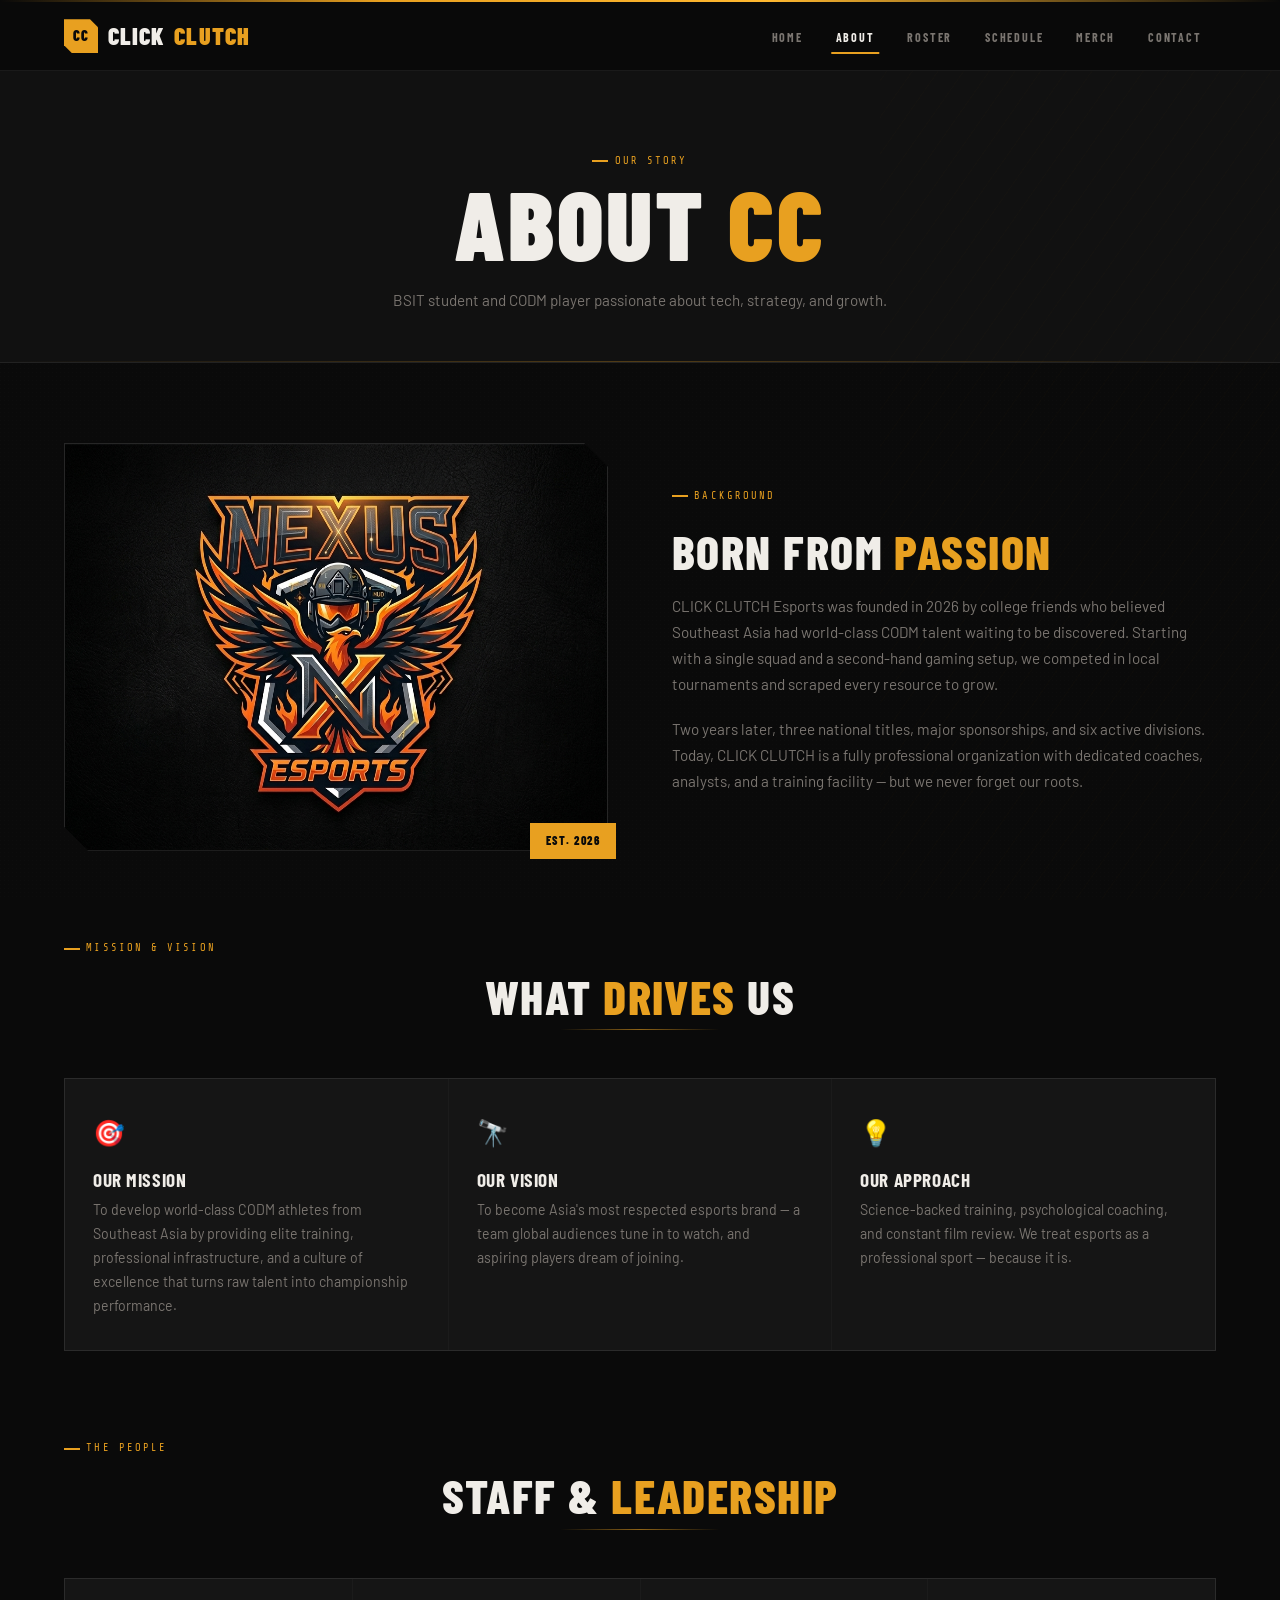
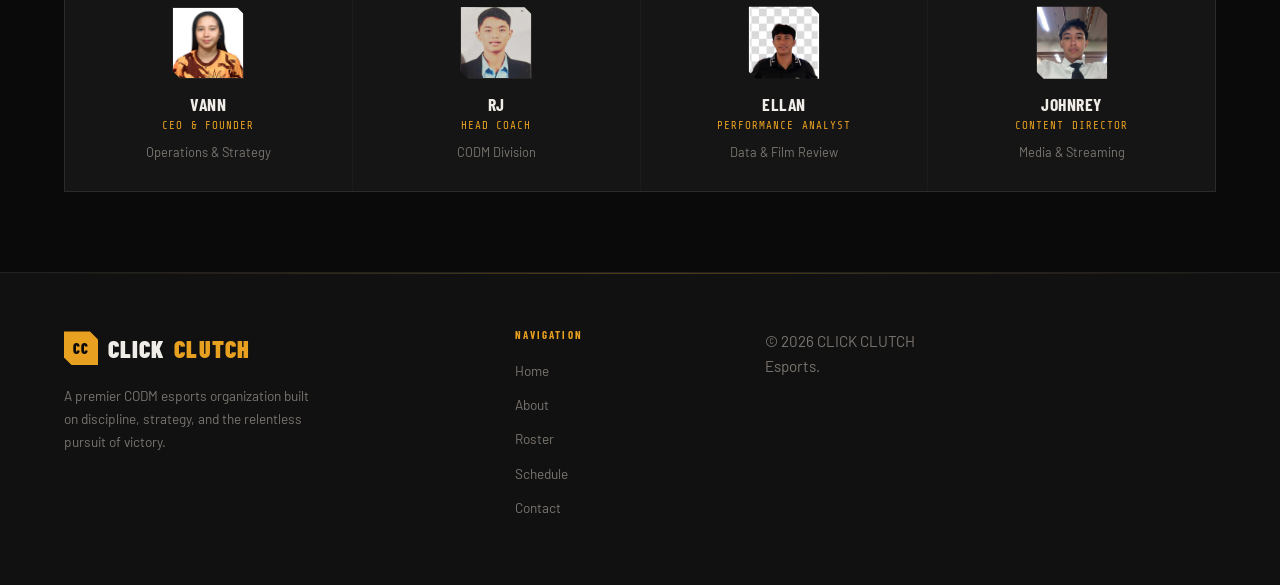
<file: src/pages/about.html>
<!DOCTYPE html>
<html lang="en">
<head>
  <meta charset="UTF-8" />
  <meta name="viewport" content="width=device-width, initial-scale=1.0" />
  <title>About</title>
  <link rel="stylesheet" href="../css/style.css" />
</head>
<body>

  <header>
    <div class="nav-container">
      <a href="../../index.html" class="logo">
        <div class="logo-mark">CC</div>
            CLICK<span>CLUTCH</span>
      </a>
      <button class="hamburger" id="hamburger" aria-label="Toggle menu">
        <span></span><span></span><span></span>
      </button>
      <nav>
        <ul id="nav-menu">
          <li><a href="../../index.html">Home</a></li>
          <li><a href="about.html" class="active">About</a></li>
          <li><a href="roster.html">Roster</a></li>
          <li><a href="schedule.html">Schedule</a></li>
          <li><a href="merch.html">Merch</a></li>
          <li><a href="contact.html">Contact</a></li>
        </ul>
      </nav>
    </div>
  </header>

  <main>
    <section class="page-hero">
      <div class="container">
        <p class="tag" style="justify-content:center;">Our Story</p>
        <h1>About <span style="color:var(--orange)">CC</span></h1>
        <p>BSIT student and CODM player passionate about tech, strategy, and growth.</p>
      </div>
    </section>

    <section class="section">
      <div class="container">
        <div class="about-layout">

          <div class="about-image-wrap">
             <img src="../images/bg.png" alt="CLICK CLUTCH Esports Team" class="img-frame" />
            <div class="about-badge">EST. 2026</div>
          </div>

          <div class="about-text">
            <p class="tag">Background</p>
            <h2>Born From <span style="color:var(--orange)">Passion</span></h2>
            <p>
              CLICK CLUTCH Esports was founded in 2026 by college friends who believed Southeast Asia
              had world-class CODM talent waiting to be discovered. Starting with a single squad
              and a second-hand gaming setup, we competed in local tournaments and scraped every resource to grow.
            </p>

            <p>
              Two years later, three national titles, major sponsorships, 
              and six active divisions. Today, CLICK CLUTCH is a fully professional 
              organization with dedicated coaches, analysts, and a training
              facility — but we never forget our roots.
              </p>
          </div>
        </div>
      </div>
    </section>

    <section class="section" style="padding-top:0;">
      <div class="container">
        <p class="tag">Mission & Vision</p>
        <h2 class="section-title">What <span>Drives</span> Us</h2>
        <hr class="divider">

        <div class="featured-grid">
          <article class="featured-card">
            <span class="card-icon">🎯</span>
            <h3>Our Mission</h3>
            <p>To develop world-class CODM athletes from Southeast Asia by providing elite training, professional infrastructure, and a culture of excellence that turns raw talent into championship performance.</p>
          </article>

          <article class="featured-card">
            <span class="card-icon">🔭</span>
            <h3>Our Vision</h3>
            <p>To become Asia's most respected esports brand — a team global audiences tune in to watch, and aspiring players dream of joining.</p>
          </article>

          <article class="featured-card">
            <span class="card-icon">💡</span>
            <h3>Our Approach</h3>
            <p>Science-backed training, psychological coaching, and constant film review. We treat esports as a professional sport — because it is.</p>
          </article>
        </div>
      </div>
    </section>

    <section class="section" style="padding-top:0;">
      <div class="container">
        <p class="tag">The People</p>
        <h2 class="section-title">Staff & <span>Leadership</span></h2>
        <hr class="divider">

        <div class="members-grid">
          <div class="member-card">
            <div class="member-avatar">
              <img src="../images/profile/p1.jpg" alt="VANN - CEO & Founder" />
            </div>
            <h3>VANN</h3>
            <span class="member-role">CEO & Founder</span>
            <span class="member-game">Operations & Strategy</span>
          </div>
          <div class="member-card">
            <div class="member-avatar">
              <img src="../images/profile/p2.jpg" alt="RJ - Head Coach" />
            </div>
            <h3>RJ</h3>
            <span class="member-role">Head Coach</span>
            <span class="member-game">CODM Division</span>
          </div>
          <div class="member-card">
            <div class="member-avatar">
              <img src="../images/profile/p3.jpg" alt="ELLAN - Performance Analyst" />
            </div>
            <h3>ELLAN</h3>
            <span class="member-role">Performance Analyst</span>
            <span class="member-game">Data & Film Review</span>
          </div>
          <div class="member-card">
            <div class="member-avatar">
              <img src="../images/profile/p4.jpg" alt="JOHNREY - Content Director" />
            </div>
            <h3>JOHNREY</h3>
            <span class="member-role">Content Director</span>
            <span class="member-game">Media & Streaming</span>
          </div>
        </div>
      </div>
    </section>
  </main>

  <footer>
    <div class="container">
      <div class="footer-grid">
        <div class="footer-brand">
          <a href="../../index.html" class="logo">
            <div class="logo-mark">CC</div>
            CLICK<span>CLUTCH</span>
          </a>
          <p>A premier CODM esports organization built on discipline, strategy, and the relentless pursuit of victory.</p>
        </div>
        <div class="footer-col">
          <h4>Navigation</h4>
          <ul>
            <li><a href="../../index.html">Home</a></li>
            <li><a href="about.html">About</a></li>
            <li><a href="roster.html">Roster</a></li>
            <li><a href="schedule.html">Schedule</a></li>
            <li><a href="contact.html">Contact</a></li>
          </ul>
        </div>
        <div class="footer-col">
          <p>© 2026 CLICK CLUTCH Esports.</p>
        </div>
      </div>
    </div>
  </footer>

  <script>
    const hamburger = document.getElementById('hamburger');
    const navMenu   = document.getElementById('nav-menu');
    hamburger.addEventListener('click', () => navMenu.classList.toggle('open'));
  </script>
</body>
</html>
</file>
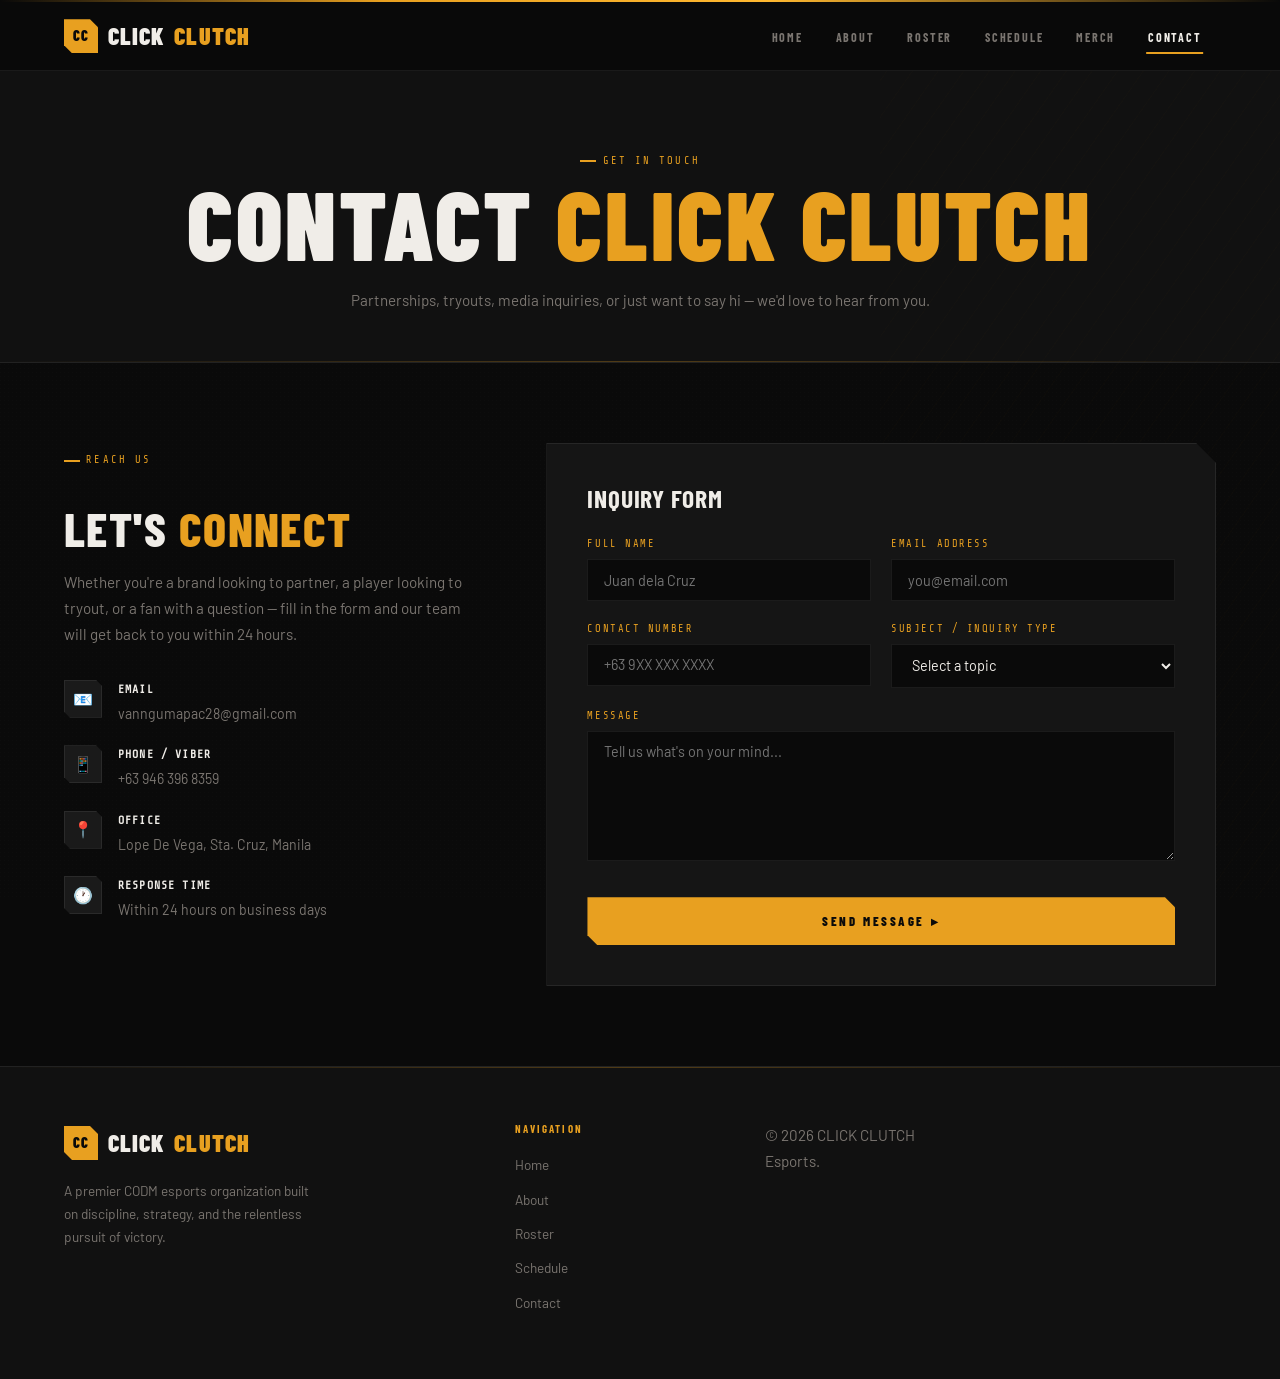
<file: src/pages/contact.html>
<!DOCTYPE html>
<html lang="en">
<head>
  <meta charset="UTF-8" />
  <meta name="viewport" content="width=device-width, initial-scale=1.0" />
  <title>Contact</title>
  <link rel="stylesheet" href="../css/style.css" />
</head>
<body>

  <header>
    <div class="nav-container">
      <a href="../../index.html" class="logo">
        <div class="logo-mark">CC</div>
        CLICK<span>CLUTCH</span>
      </a>
      <button class="hamburger" id="hamburger" aria-label="Toggle menu">
        <span></span><span></span><span></span>
      </button>
      <nav>
        <ul id="nav-menu">
          <li><a href="../../index.html">Home</a></li>
          <li><a href="about.html">About</a></li>
          <li><a href="roster.html">Roster</a></li>
          <li><a href="schedule.html">Schedule</a></li>
          <li><a href="merch.html">Merch</a></li>
          <li><a href="contact.html" class="active">Contact</a></li>
        </ul>
      </nav>
    </div>
  </header>

  <main>
    <section class="page-hero">
      <div class="container">
        <p class="tag">Get In Touch</p>
        <h1>Contact <span style="color:var(--orange)">CLICK CLUTCH</span></h1>
        <p>Partnerships, tryouts, media inquiries, or just want to say hi — we'd love to hear from you.</p>
      </div>
    </section>

    <section class="section">
      <div class="container">
        <div class="contact-layout">

          <aside class="contact-info">
            <p class="tag">Reach Us</p>
            <h2>Let's <span style="color:var(--orange)">Connect</span></h2>
            <p>Whether you're a brand looking to partner, a player looking to tryout, or a fan with a question — fill in the form and our team will get back to you within 24 hours.</p>

            <div class="info-items">
              <div class="info-item">
                <div class="info-icon">📧</div>
                <div class="info-text">
                  <strong>Email</strong>
                  vanngumapac28@gmail.com
                </div>
              </div>
              <div class="info-item">
                <div class="info-icon">📱</div>
                <div class="info-text">
                  <strong>Phone / Viber</strong>
                  +63 946 396 8359
                </div>
              </div>
              <div class="info-item">
                <div class="info-icon">📍</div>
                <div class="info-text">
                  <strong>Office</strong>
                  Lope De Vega, Sta. Cruz, Manila
                </div>
              </div>
              <div class="info-item">
                <div class="info-icon">🕐</div>
                <div class="info-text">
                  <strong>Response Time</strong>
                  Within 24 hours on business days
                </div>
              </div>
            </div>
          </aside>

          <div class="contact-form-wrap">
            <h3 style="margin-bottom:1.5rem;">Inquiry Form</h3>

            <form action="https://formspree.io/f/mqejlzqq" method="POST">
              <input type="hidden" name="_next" value="/src/pages/thankyou.html?from=contact" />

              <div class="form-grid">

                <div class="form-group">
                  <label for="fullname">Full Name</label>
                  <input
                    type="text"
                    id="fullname"
                    name="fullname"
                    placeholder="Juan dela Cruz"
                    required
                  />
                </div>

                <div class="form-group">
                  <label for="email">Email Address</label>
                  <input
                    type="email"
                    id="email"
                    name="email"
                    placeholder="you@email.com"
                    required
                  />
                </div>

                <div class="form-group">
                  <label for="phone">Contact Number</label>
                  <input
                    type="tel"
                    id="phone"
                    name="phone"
                    placeholder="+63 9XX XXX XXXX"
                    required
                  />
                </div>

                <div class="form-group">
                  <label for="subject">Subject / Inquiry Type</label>
                  <select id="subject" name="subject" required>
                    <option value="" disabled selected>Select a topic</option>
                    <option value="sponsorship">Sponsorship / Partnership</option>
                    <option value="tryout">Player Tryout</option>
                    <option value="media">Media / Press</option>
                    <option value="merch">Merchandise</option>
                    <option value="fan">Fan Message</option>
                    <option value="other">Other</option>
                  </select>
                </div>

                <div class="form-group form-full">
                  <label for="message">Message</label>
                  <textarea
                    id="message"
                    name="message"
                    placeholder="Tell us what's on your mind..."
                    required
                  ></textarea>
                </div>

                <div class="form-full form-submit">
                  <button type="submit" class="btn btn-primary">
                    Send Message ▸
                  </button>
                </div>

              </div>
            </form>
          </div>

        </div>
      </div>
    </section>
  </main>

  <footer>
    <div class="container">
      <div class="footer-grid">
        <div class="footer-brand">
          <a href="../../index.html" class="logo">
            <div class="logo-mark">CC</div>
            CLICK<span>CLUTCH</span>
          </a>
          <p>A premier CODM esports organization built on discipline, strategy, and the relentless pursuit of victory.</p>
        </div>
        <div class="footer-col">
          <h4>Navigation</h4>
          <ul>
            <li><a href="../../index.html">Home</a></li>
            <li><a href="about.html">About</a></li>
            <li><a href="roster.html">Roster</a></li>
            <li><a href="schedule.html">Schedule</a></li>
            <li><a href="contact.html">Contact</a></li>
          </ul>
        </div>
        <div class="footer-col">
          <p>© 2026 CLICK CLUTCH Esports.</p>
        </div>
      </div>
    </div>
  </footer>

  <script>
    const hamburger = document.getElementById('hamburger');
    const navMenu   = document.getElementById('nav-menu');
    hamburger.addEventListener('click', () => navMenu.classList.toggle('open'));
  </script>
</body>
</html>
</file>
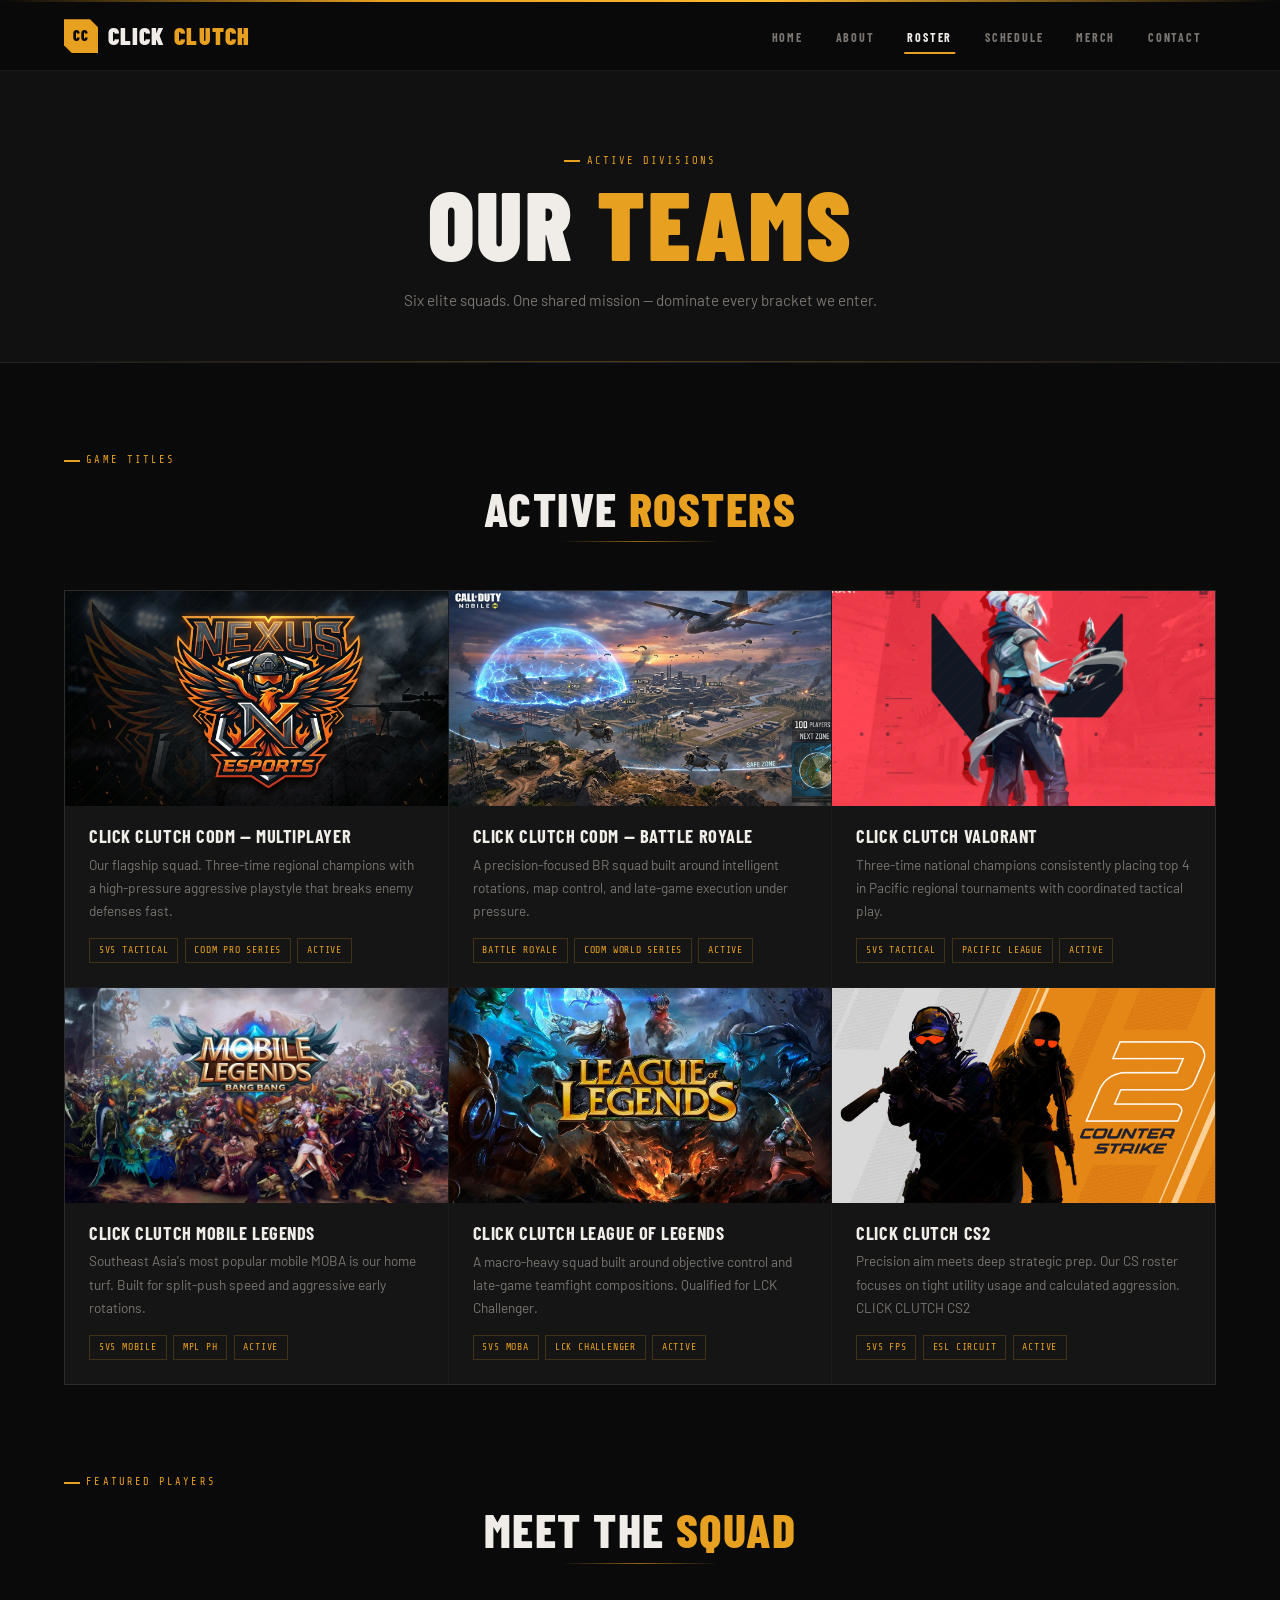
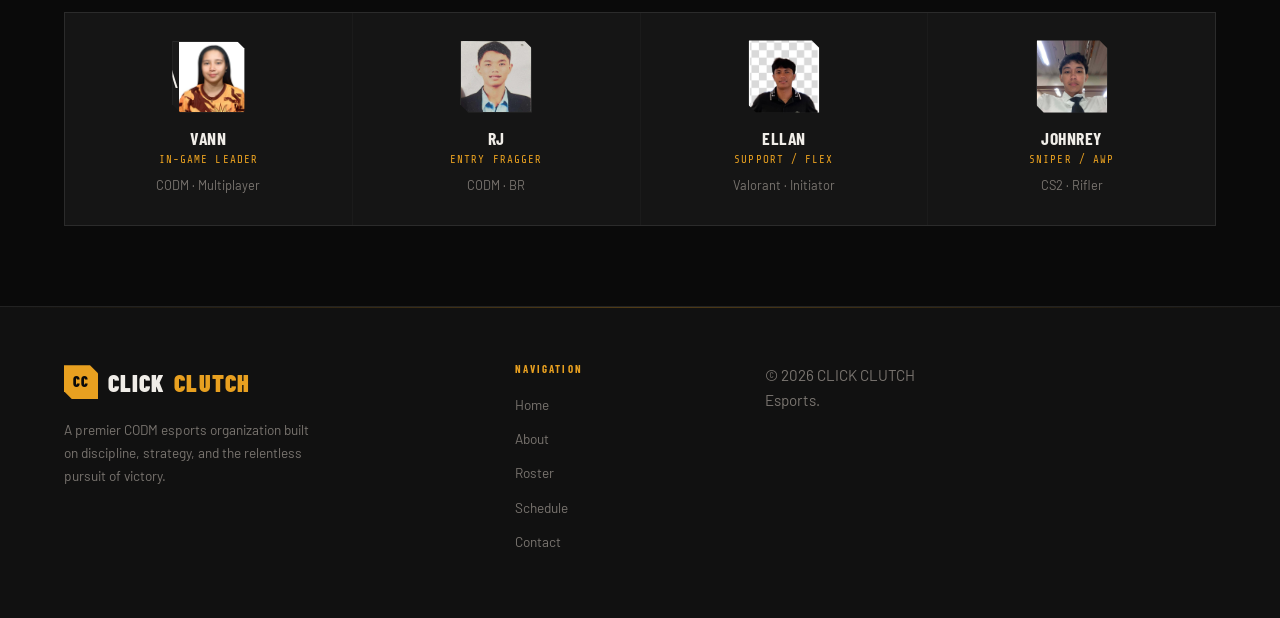
<file: src/pages/roster.html>
<!DOCTYPE html>
<html lang="en">
<head>
  <meta charset="UTF-8" />
  <meta name="viewport" content="width=device-width, initial-scale=1.0" />
  <title>Roster</title>
  <link rel="stylesheet" href="../css/style.css" />
</head>
<body>

  <header>
    <div class="nav-container">
      <a href="../../index.html" class="logo">
        <div class="logo-mark">CC</div>
        CLICK<span>CLUTCH</span>
      </a>
      <button class="hamburger" id="hamburger" aria-label="Toggle menu">
        <span></span><span></span><span></span>
      </button>
      <nav>
        <ul id="nav-menu">
          <li><a href="../../index.html">Home</a></li>
          <li><a href="about.html">About</a></li>
          <li><a href="roster.html" class="active">Roster</a></li>
          <li><a href="schedule.html">Schedule</a></li>
          <li><a href="merch.html">Merch</a></li>
          <li><a href="contact.html">Contact</a></li>
        </ul>
      </nav>
    </div>
  </header>

  <main>
    <section class="page-hero">
      <div class="container">
        <p class="tag" style="justify-content:center;">Active Divisions</p>
        <h1>Our <span style="color:var(--orange)">Teams</span></h1>
        <p>Six elite squads. One shared mission — dominate every bracket we enter.</p>
      </div>
    </section>

    <section class="section">
      <div class="container">
        <p class="tag">Game Titles</p>
        <h2 class="section-title">Active <span>Rosters</span></h2>
        <hr class="divider">

        <div class="games-grid">

          <article class="game-card">
            <div class="game-thumb">
              <img src="../images/bg2.png" alt="CODM Multiplayer Team" />
            </div>
            <div class="game-body">
              <h3>CLICK CLUTCH CODM — Multiplayer</h3>
              <p>Our flagship squad. Three-time regional champions with a high-pressure aggressive playstyle that breaks enemy defenses fast.</p>
              <div class="game-meta">
                <span class="badge">5v5 Tactical</span>
                <span class="badge">CODM Pro Series</span>
                <span class="badge">Active</span>
              </div>
            </div>
          </article>

          <article class="game-card">
            <div class="game-thumb">
              <img src="../images/br.png" alt="CODM Multiplayer Team" />
            </div>
            <div class="game-body">
              <h3>CLICK CLUTCH CODM — Battle Royale</h3>
              <p>A precision-focused BR squad built around intelligent rotations, map control, and late-game execution under pressure.</p>
              <div class="game-meta">
                <span class="badge">Battle Royale</span>
                <span class="badge">CODM World Series</span>
                <span class="badge">Active</span>
              </div>
            </div>
          </article>

          <article class="game-card">
            <div class="game-thumb">
              <img src="../images/valorant.webp" alt="Valorant Team" />
            </div>
            <div class="game-body">
              <h3>CLICK CLUTCH Valorant</h3>
              <p>Three-time national champions consistently placing top 4 in Pacific regional tournaments with coordinated tactical play.</p>
              <div class="game-meta">
                <span class="badge">5v5 Tactical</span>
                <span class="badge">Pacific League</span>
                <span class="badge">Active</span>
              </div>
            </div>
          </article>

          <article class="game-card">
            <div class="game-thumb">
              <img src="../images/ml.webp" alt="Mobile Legends Team" />
            </div>
            <div class="game-body">
              <h3>CLICK CLUTCH Mobile Legends</h3>
              <p>Southeast Asia's most popular mobile MOBA is our home turf. Built for split-push speed and aggressive early rotations.</p>
              <div class="game-meta">
                <span class="badge">5v5 Mobile</span>
                <span class="badge">MPL PH</span>
                <span class="badge">Active</span>
              </div>
            </div>
          </article>

          <article class="game-card">
            <div class="game-thumb">
              <img src="../images/lol.jpg" alt="League of Legends Team" />
            </div>
            <div class="game-body">
              <h3>CLICK CLUTCH League of Legends</h3>
              <p>A macro-heavy squad built around objective control and late-game teamfight compositions. Qualified for LCK Challenger.</p>
              <div class="game-meta">
                <span class="badge">5v5 MOBA</span>
                <span class="badge">LCK Challenger</span>
                <span class="badge">Active</span>
              </div>
            </div>
          </article>

          <article class="game-card">
            <div class="game-thumb">
              <img src="../images/cs2.jpg" alt="CS2 Team" />
            </div>
            <div class="game-body">
              <h3>CLICK CLUTCH CS2</h3>
              <p>Precision aim meets deep strategic prep. Our CS roster focuses on tight utility usage and calculated aggression. CLICK CLUTCH CS2</p>
              <div class="game-meta">
                <span class="badge">5v5 FPS</span>
                <span class="badge">ESL Circuit</span>
                <span class="badge">Active</span>
              </div>
            </div>
          </article>

        </div>
      </div>
    </section>

    <section class="section" style="padding-top:0;">
      <div class="container">
        <p class="tag">Featured Players</p>
        <h2 class="section-title">Meet The <span>Squad</span></h2>
        <hr class="divider">

        <div class="members-grid">
          <div class="member-card">
            <div class="member-avatar">\
              <img src="../images/profile/p1.jpg" alt="VANN - In-Game Leader" />
            </div>
            <h3>VANN</h3>
            <span class="member-role">In-Game Leader</span>
            <span class="member-game">CODM · Multiplayer</span>
          </div>
          <div class="member-card">
            <div class="member-avatar">
              <img src="../images/profile/p2.jpg" alt="RJ - Entry Fragger" />
            </div>
            <h3>RJ</h3>
            <span class="member-role">Entry Fragger</span>
            <span class="member-game">CODM · BR</span>
          </div>
          <div class="member-card">
            <div class="member-avatar">
              <img src="../images/profile/p3.jpg" alt="ELLAN - Support / Flex" />
            </div>
            <h3>ELLAN</h3>
            <span class="member-role">Support / Flex</span>
            <span class="member-game">Valorant · Initiator</span>
          </div>
          <div class="member-card">
            <div class="member-avatar">
              <img src="../images/profile/p4.jpg" alt="JOHNREY - Sniper / AWP" />
            </div>
            <h3>JOHNREY</h3>
            <span class="member-role">Sniper / AWP</span>
            <span class="member-game">CS2 · Rifler</span>
          </div>
        </div>
      </div>
    </section>
  </main>

  <footer>
    <div class="container">
      <div class="footer-grid">
        <div class="footer-brand">
          <a href="../../index.html" class="logo">
            <div class="logo-mark">CC</div>
            CLICK<span>CLUTCH</span>
          </a>
          <p>A premier CODM esports organization built on discipline, strategy, and the relentless pursuit of victory.</p>
        </div>
        <div class="footer-col">
          <h4>Navigation</h4>
          <ul>
            <li><a href="../../index.html">Home</a></li>
            <li><a href="about.html">About</a></li>
            <li><a href="roster.html">Roster</a></li>
            <li><a href="schedule.html">Schedule</a></li>
            <li><a href="contact.html">Contact</a></li>
          </ul>
        </div>
        <div class="footer-col">
          <p>© 2026 CLICK CLUTCH Esports.</p>
        </div>
      </div>
    </div>
  </footer>

  <script>
    const hamburger = document.getElementById('hamburger');
    const navMenu   = document.getElementById('nav-menu');
    hamburger.addEventListener('click', () => navMenu.classList.toggle('open'));
  </script>
</body>
</html>
</file>
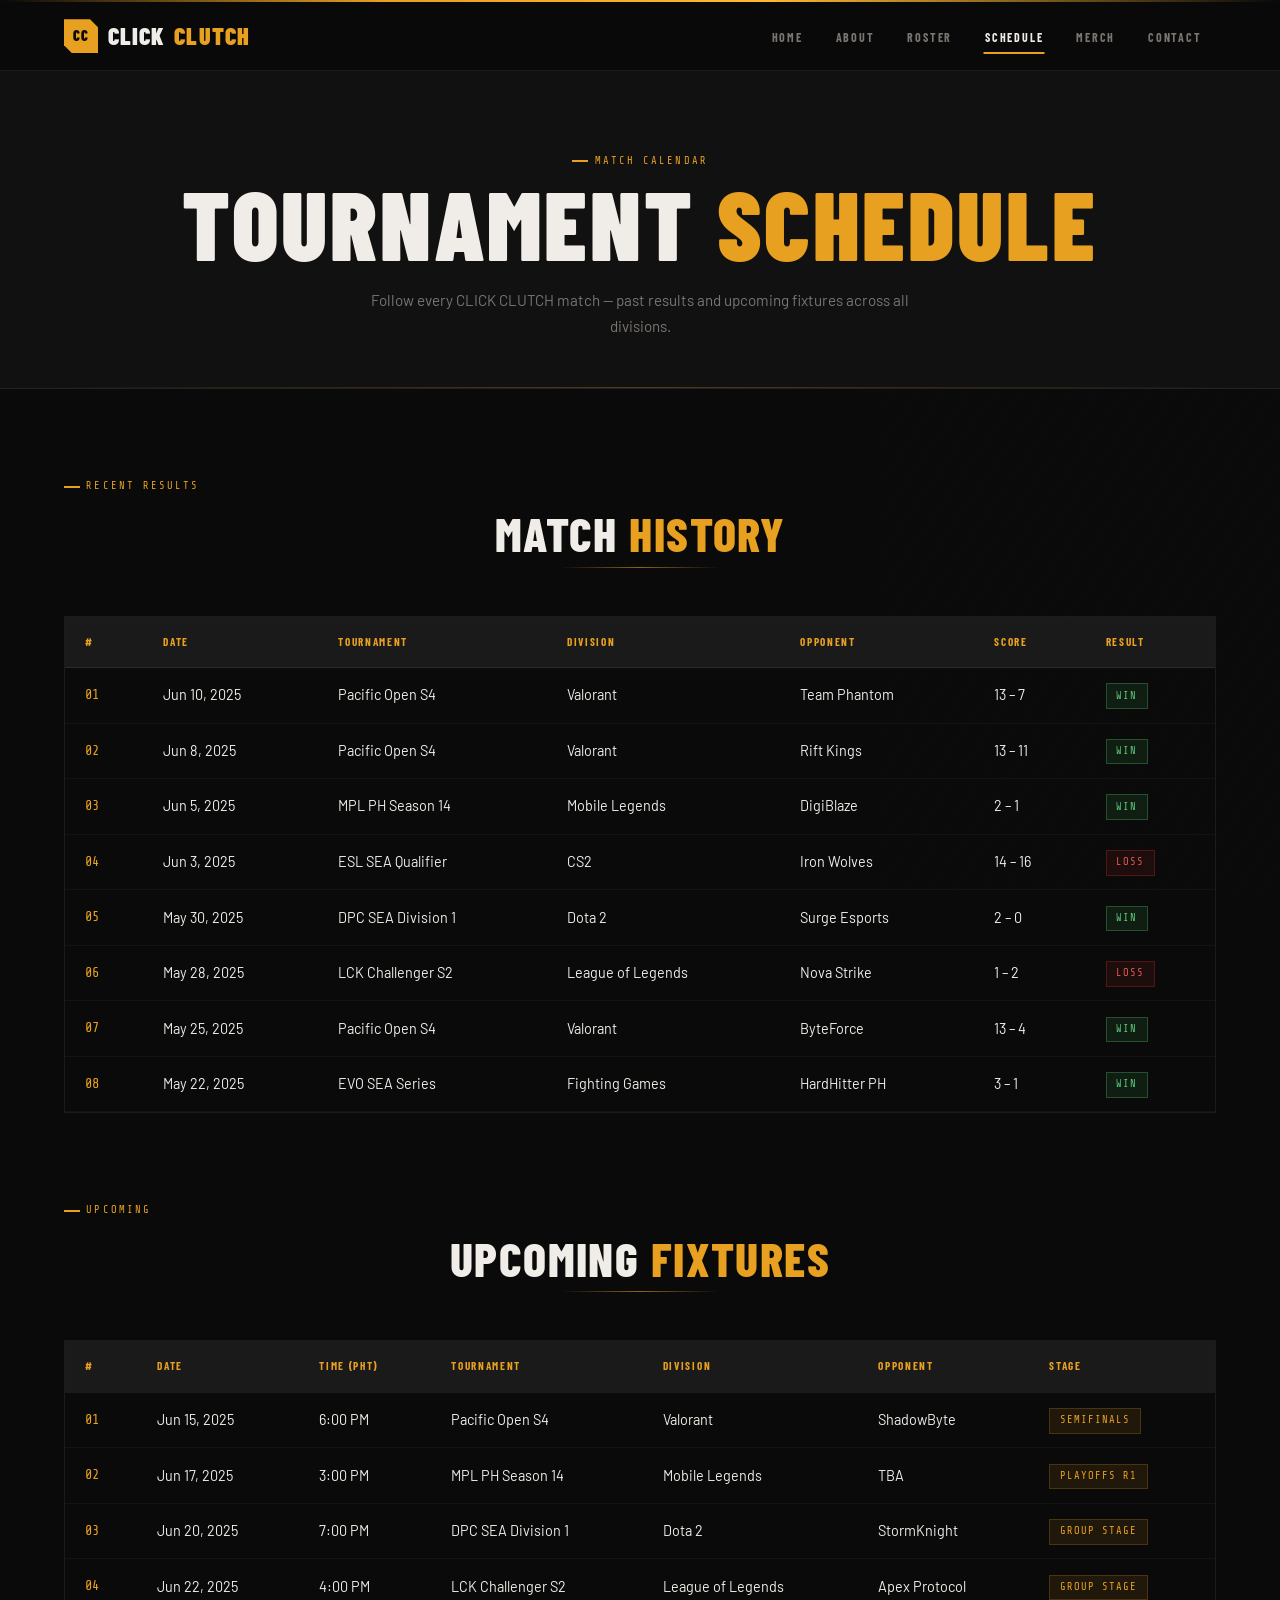
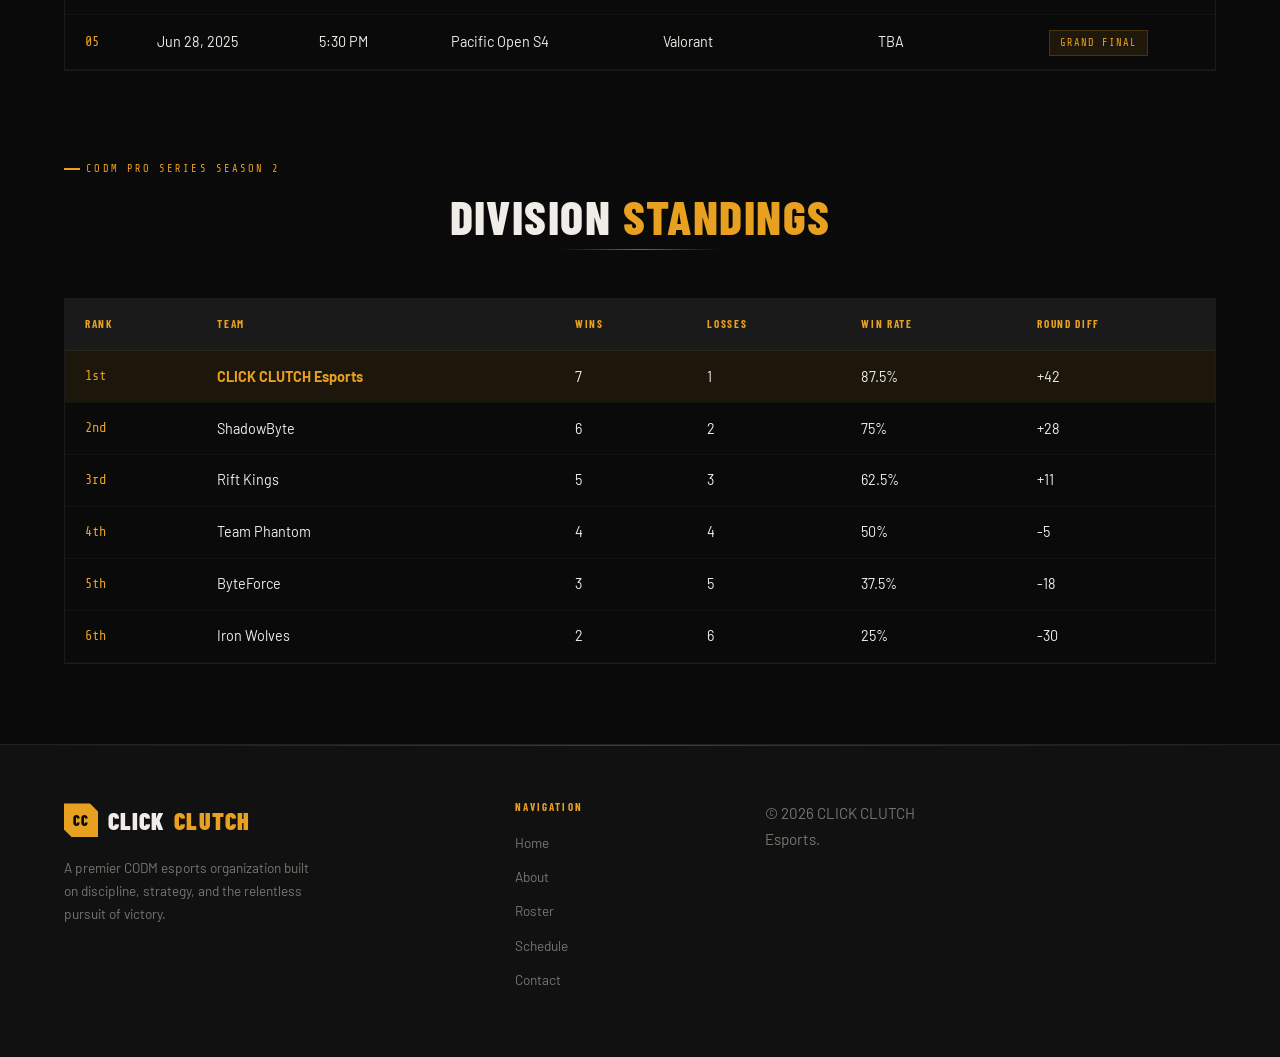
<file: src/pages/schedule.html>
<!DOCTYPE html>
<html lang="en">
<head>
  <meta charset="UTF-8" />
  <meta name="viewport" content="width=device-width, initial-scale=1.0" />
  <title>Schedule</title>
  <link rel="stylesheet" href="../css/style.css" />
</head>
<body>

  <header>
    <div class="nav-container">
      <a href="../../index.html" class="logo">
        <div class="logo-mark">CC</div>
        CLICK<span>CLUTCH</span>
      </a>
      <button class="hamburger" id="hamburger" aria-label="Toggle menu">
        <span></span><span></span><span></span>
      </button>
      <nav>
        <ul id="nav-menu">
          <li><a href="../../index.html">Home</a></li>
          <li><a href="about.html">About</a></li>
          <li><a href="roster.html">Roster</a></li>
          <li><a href="schedule.html" class="active">Schedule</a></li>
          <li><a href="merch.html">Merch</a></li>
          <li><a href="contact.html">Contact</a></li>
        </ul>
      </nav>
    </div>
  </header>

  <main>
    <section class="page-hero">
      <div class="container">
        <p class="tag">Match Calendar</p>
        <h1>Tournament <span style="color:var(--orange)">Schedule</span></h1>
        <p>Follow every CLICK CLUTCH match — past results and upcoming fixtures across all divisions.</p>
      </div>
    </section>

    <section class="section">
      <div class="container">
        <p class="tag">Recent Results</p>
        <h2 class="section-title">Match <span>History</span></h2>
        <hr class="divider">

        <div class="table-wrapper">
          <table>
            <thead>
              <tr>
                <th>#</th>
                <th>Date</th>
                <th>Tournament</th>
                <th>Division</th>
                <th>Opponent</th>
                <th>Score</th>
                <th>Result</th>
              </tr>
            </thead>
            <tbody>
              <tr>
                <td class="rank-num">01</td>
                <td>Jun 10, 2025</td>
                <td>Pacific Open S4</td>
                <td>Valorant</td>
                <td>Team Phantom</td>
                <td>13 – 7</td>
                <td><span class="status-badge status-win">WIN</span></td>
              </tr>
              <tr>
                <td class="rank-num">02</td>
                <td>Jun 8, 2025</td>
                <td>Pacific Open S4</td>
                <td>Valorant</td>
                <td>Rift Kings</td>
                <td>13 – 11</td>
                <td><span class="status-badge status-win">WIN</span></td>
              </tr>
              <tr>
                <td class="rank-num">03</td>
                <td>Jun 5, 2025</td>
                <td>MPL PH Season 14</td>
                <td>Mobile Legends</td>
                <td>DigiBlaze</td>
                <td>2 – 1</td>
                <td><span class="status-badge status-win">WIN</span></td>
              </tr>
              <tr>
                <td class="rank-num">04</td>
                <td>Jun 3, 2025</td>
                <td>ESL SEA Qualifier</td>
                <td>CS2</td>
                <td>Iron Wolves</td>
                <td>14 – 16</td>
                <td><span class="status-badge status-loss">LOSS</span></td>
              </tr>
              <tr>
                <td class="rank-num">05</td>
                <td>May 30, 2025</td>
                <td>DPC SEA Division 1</td>
                <td>Dota 2</td>
                <td>Surge Esports</td>
                <td>2 – 0</td>
                <td><span class="status-badge status-win">WIN</span></td>
              </tr>
              <tr>
                <td class="rank-num">06</td>
                <td>May 28, 2025</td>
                <td>LCK Challenger S2</td>
                <td>League of Legends</td>
                <td>Nova Strike</td>
                <td>1 – 2</td>
                <td><span class="status-badge status-loss">LOSS</span></td>
              </tr>
              <tr>
                <td class="rank-num">07</td>
                <td>May 25, 2025</td>
                <td>Pacific Open S4</td>
                <td>Valorant</td>
                <td>ByteForce</td>
                <td>13 – 4</td>
                <td><span class="status-badge status-win">WIN</span></td>
              </tr>
              <tr>
                <td class="rank-num">08</td>
                <td>May 22, 2025</td>
                <td>EVO SEA Series</td>
                <td>Fighting Games</td>
                <td>HardHitter PH</td>
                <td>3 – 1</td>
                <td><span class="status-badge status-win">WIN</span></td>
              </tr>
            </tbody>
          </table>
        </div>
      </div>
    </section>

    <section class="section" style="padding-top:0;">
      <div class="container">
        <p class="tag">Upcoming</p>
        <h2 class="section-title">Upcoming <span>Fixtures</span></h2>
        <hr class="divider">

        <div class="table-wrapper">
          <table>
            <thead>
              <tr>
                <th>#</th>
                <th>Date</th>
                <th>Time (PHT)</th>
                <th>Tournament</th>
                <th>Division</th>
                <th>Opponent</th>
                <th>Stage</th>
              </tr>
            </thead>
            <tbody>
              <tr>
                <td class="rank-num">01</td>
                <td>Jun 15, 2025</td>
                <td>6:00 PM</td>
                <td>Pacific Open S4</td>
                <td>Valorant</td>
                <td>ShadowByte</td>
                <td><span class="status-badge status-upcoming">Semifinals</span></td>
              </tr>
              <tr>
                <td class="rank-num">02</td>
                <td>Jun 17, 2025</td>
                <td>3:00 PM</td>
                <td>MPL PH Season 14</td>
                <td>Mobile Legends</td>
                <td>TBA</td>
                <td><span class="status-badge status-upcoming">Playoffs R1</span></td>
              </tr>
              <tr>
                <td class="rank-num">03</td>
                <td>Jun 20, 2025</td>
                <td>7:00 PM</td>
                <td>DPC SEA Division 1</td>
                <td>Dota 2</td>
                <td>StormKnight</td>
                <td><span class="status-badge status-upcoming">Group Stage</span></td>
              </tr>
              <tr>
                <td class="rank-num">04</td>
                <td>Jun 22, 2025</td>
                <td>4:00 PM</td>
                <td>LCK Challenger S2</td>
                <td>League of Legends</td>
                <td>Apex Protocol</td>
                <td><span class="status-badge status-upcoming">Group Stage</span></td>
              </tr>
              <tr>
                <td class="rank-num">05</td>
                <td>Jun 28, 2025</td>
                <td>5:30 PM</td>
                <td>Pacific Open S4</td>
                <td>Valorant</td>
                <td>TBA</td>
                <td><span class="status-badge status-upcoming">Grand Final</span></td>
              </tr>
            </tbody>
          </table>
        </div>
      </div>
    </section>

    <section class="section" style="padding-top:0;">
      <div class="container">
        <p class="tag">CODM Pro Series Season 2</p>
        <h2 class="section-title">Division <span>Standings</span></h2>
        <hr class="divider">

        <div class="table-wrapper">
          <table>
            <thead>
              <tr>
                <th>Rank</th>
                <th>Team</th>
                <th>Wins</th>
                <th>Losses</th>
                <th>Win Rate</th>
                <th>Round Diff</th>
              </tr>
            </thead>
            <tbody>
              <tr style="background: rgba(232,160,32,0.08);">
                <td class="rank-num">1st</td>
                <td><strong style="color:var(--orange)">CLICK CLUTCH Esports</strong></td>
                <td>7</td>
                <td>1</td>
                <td>87.5%</td>
                <td>+42</td>
              </tr>
              <tr>
                <td class="rank-num">2nd</td>
                <td>ShadowByte</td>
                <td>6</td>
                <td>2</td>
                <td>75%</td>
                <td>+28</td>
              </tr>
              <tr>
                <td class="rank-num">3rd</td>
                <td>Rift Kings</td>
                <td>5</td>
                <td>3</td>
                <td>62.5%</td>
                <td>+11</td>
              </tr>
              <tr>
                <td class="rank-num">4th</td>
                <td>Team Phantom</td>
                <td>4</td>
                <td>4</td>
                <td>50%</td>
                <td>-5</td>
              </tr>
              <tr>
                <td class="rank-num">5th</td>
                <td>ByteForce</td>
                <td>3</td>
                <td>5</td>
                <td>37.5%</td>
                <td>-18</td>
              </tr>
              <tr>
                <td class="rank-num">6th</td>
                <td>Iron Wolves</td>
                <td>2</td>
                <td>6</td>
                <td>25%</td>
                <td>-30</td>
              </tr>
            </tbody>
          </table>
        </div>
      </div>
    </section>
  </main>

  <footer>
    <div class="container">
      <div class="footer-grid">
        <div class="footer-brand">
          <a href="../../index.html" class="logo">
            <div class="logo-mark">CC</div>
            CLICK<span>CLUTCH</span>
          </a>
          <p>A premier CODM esports organization built on discipline, strategy, and the relentless pursuit of victory.</p>
        </div>
        <div class="footer-col">
          <h4>Navigation</h4>
          <ul>
            <li><a href="../../index.html">Home</a></li>
            <li><a href="about.html">About</a></li>
            <li><a href="roster.html">Roster</a></li>
            <li><a href="schedule.html">Schedule</a></li>
            <li><a href="contact.html">Contact</a></li>
          </ul>
        </div>
        <div class="footer-col">
          <p>© 2026 CLICK CLUTCH Esports.</p>
        </div>
      </div>
    </div>
  </footer>

  <script>
    const hamburger = document.getElementById('hamburger');
    const navMenu   = document.getElementById('nav-menu');
    hamburger.addEventListener('click', () => navMenu.classList.toggle('open'));
  </script>
</body>
</html>
</file>
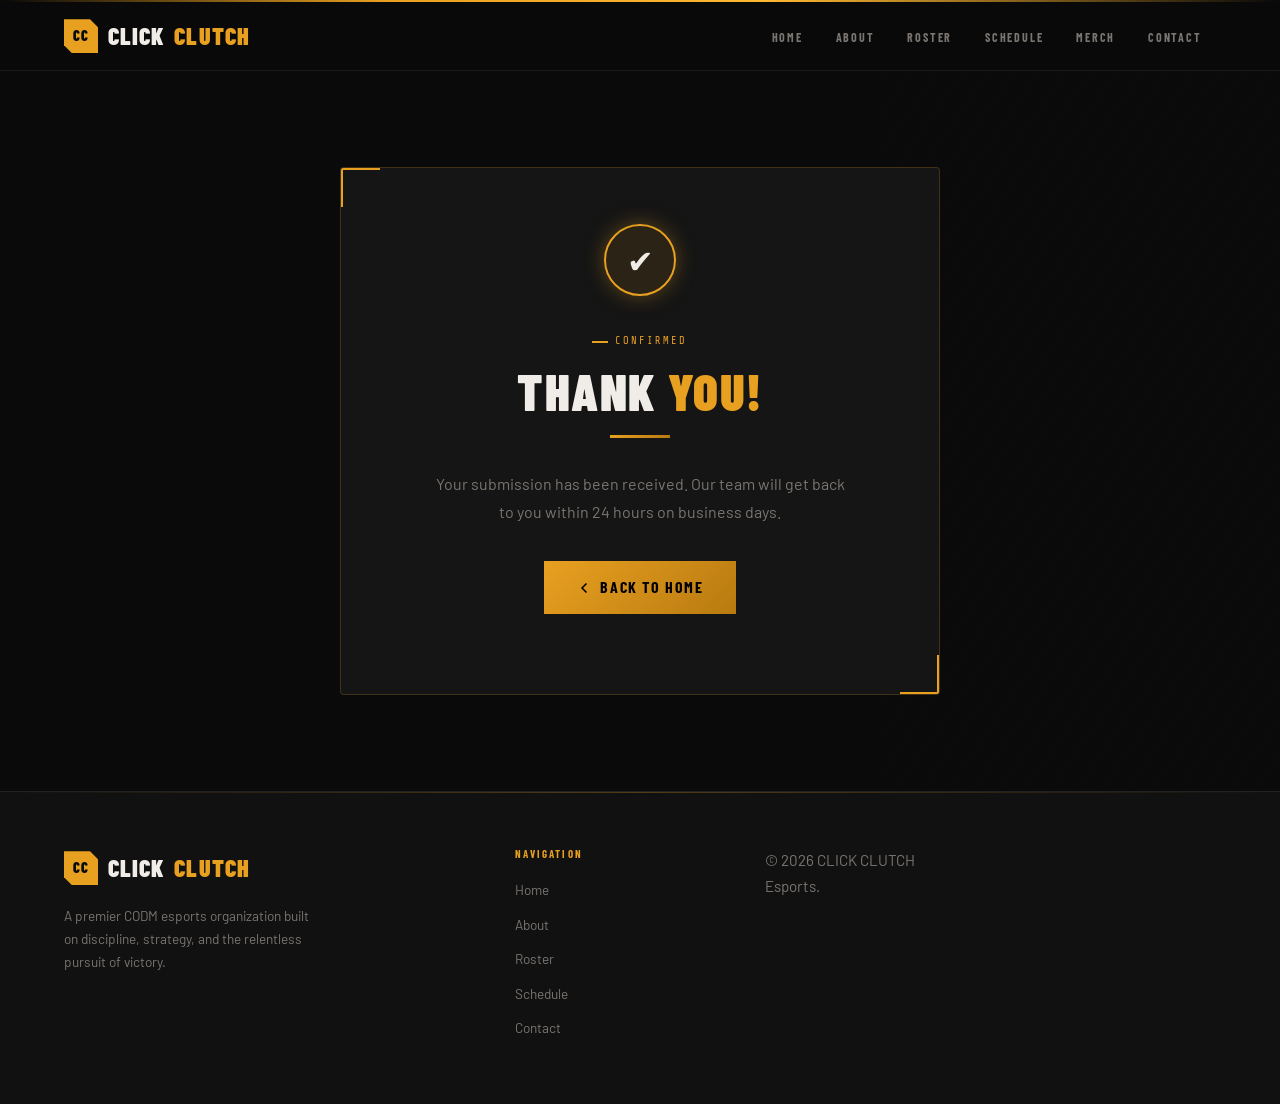
<file: src/pages/thankyou.html>
<!DOCTYPE html>
<html lang="en">
<head>
  <meta charset="UTF-8" />
  <meta name="viewport" content="width=device-width, initial-scale=1.0" />
  <title>Thank You</title>
  <link rel="stylesheet" href="../css/style.css" />
  <style>
    .thankyou-section {
      min-height: 80vh;
      display: flex;
      align-items: center;
      justify-content: center;
      text-align: center;
      padding: 4rem 1.5rem;
    }

    .thankyou-card {
      background: var(--bg-card);
      border: 1px solid var(--border);
      border-radius: 4px;
      padding: 3.5rem 3rem;
      max-width: 600px;
      width: 100%;
      position: relative;
      overflow: hidden;
    }

    /* Corner accent lines */
    .thankyou-card::before,
    .thankyou-card::after {
      content: '';
      position: absolute;
      width: 40px;
      height: 40px;
      border-color: var(--orange);
      border-style: solid;
    }
    .thankyou-card::before {
      top: -1px; left: -1px;
      border-width: 3px 0 0 3px;
    }
    .thankyou-card::after {
      bottom: -1px; right: -1px;
      border-width: 0 3px 3px 0;
    }

    .ty-icon {
      width: 72px;
      height: 72px;
      background: rgba(232,160,32,0.1);
      border: 2px solid var(--orange);
      border-radius: 50%;
      display: flex;
      align-items: center;
      justify-content: center;
      margin: 0 auto 1.75rem;
      font-size: 2rem;
      box-shadow: var(--glow);
    }

    .thankyou-card .tag {
      justify-content: center;
      margin-bottom: 0.75rem;
    }

    .thankyou-card h1 {
      font-size: clamp(2rem, 6vw, 3.2rem);
      margin-bottom: 1rem;
    }

    .thankyou-card p.lead {
      font-size: 1rem;
      color: var(--text-muted);
      line-height: 1.7;
      margin-bottom: 2.25rem;
      max-width: 420px;
      margin-left: auto;
      margin-right: auto;
    }

    .ty-divider {
      width: 60px;
      height: 3px;
      background: linear-gradient(90deg, var(--orange), var(--orange-dim));
      margin: 0 auto 2rem;
      border: none;
    }

    .ty-back-btn {
      display: inline-flex;
      align-items: center;
      gap: 0.5rem;
      padding: 0.85rem 2rem;
      background: linear-gradient(135deg, var(--orange), var(--orange-dim));
      color: #000;
      font-family: var(--font-display);
      font-size: 1rem;
      font-weight: 700;
      letter-spacing: 0.1em;
      text-transform: uppercase;
      border: none;
      cursor: pointer;
      transition: all 0.25s;
      text-decoration: none;
    }

    .ty-back-btn:hover {
      background: linear-gradient(135deg, var(--orange-bright), var(--orange));
      color: #000;
      box-shadow: var(--glow-strong);
      transform: translateY(-2px);
    }

    .ty-back-btn svg {
      width: 16px;
      height: 16px;
      fill: none;
      stroke: currentColor;
      stroke-width: 2.5;
      stroke-linecap: round;
      stroke-linejoin: round;
      flex-shrink: 0;
    }

    .ty-ref {
      margin-top: 1.5rem;
      font-size: 0.78rem;
      color: var(--text-muted);
      font-family: var(--font-mono);
      letter-spacing: 0.05em;
    }

    /* Glowing pulse on the icon */
    @keyframes pulse-ring {
      0%   { box-shadow: 0 0 0 0 rgba(232,160,32,0.4); }
      70%  { box-shadow: 0 0 0 14px rgba(232,160,32,0); }
      100% { box-shadow: 0 0 0 0 rgba(232,160,32,0); }
    }
    .ty-icon { animation: pulse-ring 2.4s ease-out infinite; }
  </style>
</head>
<body>

  <header>
    <div class="nav-container">
      <a href="../../index.html" class="logo">
        <div class="logo-mark">CC</div>
        CLICK<span>CLUTCH</span>
      </a>
      <button class="hamburger" id="hamburger" aria-label="Toggle menu">
        <span></span><span></span><span></span>
      </button>
      <nav>
        <ul id="nav-menu">
          <li><a href="../../index.html">Home</a></li>
          <li><a href="about.html">About</a></li>
          <li><a href="roster.html">Roster</a></li>
          <li><a href="schedule.html">Schedule</a></li>
          <li><a href="merch.html">Merch</a></li>
          <li><a href="contact.html">Contact</a></li>
        </ul>
      </nav>
    </div>
  </header>

  <main>
    <section class="thankyou-section">
      <div class="thankyou-card">

        <div class="ty-icon">✔</div>

        <p class="tag" id="ty-tag" style="justify-content:center;">Confirmed</p>

        <h1 id="ty-heading">Thank <span style="color:var(--orange)">You!</span></h1>

        <hr class="ty-divider">

        <p class="lead" id="ty-message">
          Your submission has been received. Our team will get back to you within 24 hours on business days.
        </p>

        <a href="#" id="ty-back-btn" class="ty-back-btn">
          <svg viewBox="0 0 24 24"><polyline points="15 18 9 12 15 6"/></svg>
          <span id="ty-back-label">Go Back</span>
        </a>

        <p class="ty-ref" id="ty-ref"></p>
      </div>
    </section>
  </main>

  <footer>
    <div class="container">
      <div class="footer-grid">
        <div class="footer-brand">
          <a href="../../index.html" class="logo">
            <div class="logo-mark">CC</div>
            CLICK<span>CLUTCH</span>
          </a>
          <p>A premier CODM esports organization built on discipline, strategy, and the relentless pursuit of victory.</p>
        </div>
        <div class="footer-col">
          <h4>Navigation</h4>
          <ul>
            <li><a href="../../index.html">Home</a></li>
            <li><a href="about.html">About</a></li>
            <li><a href="roster.html">Roster</a></li>
            <li><a href="schedule.html">Schedule</a></li>
            <li><a href="contact.html">Contact</a></li>
          </ul>
        </div>
        <div class="footer-col">
          <p>© 2026 CLICK CLUTCH Esports.</p>
        </div>
      </div>
    </div>
  </footer>

  <script>
    const params   = new URLSearchParams(window.location.search);
    const from     = params.get('from'); // 'order' or 'contact'

    const tag      = document.getElementById('ty-tag');
    const heading  = document.getElementById('ty-heading');
    const message  = document.getElementById('ty-message');
    const backBtn  = document.getElementById('ty-back-btn');
    const backLabel= document.getElementById('ty-back-label');
    const refEl    = document.getElementById('ty-ref');

    if (from === 'order') {
      tag.textContent      = 'Order Received';
      heading.innerHTML    = 'Order <span style="color:var(--orange)">Placed!</span>';
      message.textContent  = 'Your merch order has been submitted successfully. We\'ll confirm your order and reach out to you with payment and shipping details soon. Gear up — your CC drops are on the way!';
      backBtn.href         = 'merch.html';
      backLabel.textContent= 'Back to Merch';
      const ref = 'CC-' + Date.now().toString(36).toUpperCase().slice(-6);
      refEl.textContent = 'Order Reference: ' + ref;
    } else if (from === 'contact') {
      tag.textContent      = 'Message Sent';
      heading.innerHTML    = 'Message <span style="color:var(--orange)">Received!</span>';
      message.textContent  = 'Thanks for reaching out! Our team will get back to you within 24 hours on business days. We appreciate every fan, partner, and future teammate who contacts us.';
      backBtn.href         = 'contact.html';
      backLabel.textContent= 'Back to Contact';
    } else {
      backBtn.addEventListener('click', (e) => {
        if (document.referrer) {
          e.preventDefault();
          history.back();
        }
      });
      backBtn.href = '../../index.html';
      backLabel.textContent = 'Back to Home';
    }

    const hamburger = document.getElementById('hamburger');
    const navMenu   = document.getElementById('nav-menu');
    hamburger.addEventListener('click', () => navMenu.classList.toggle('open'));
  </script>

</body>
</html>
</file>
<file: src/css/style.css>
/* ============================================================
   NEXUS ESPORTS — CODM EDITION
   Call of Duty Mobile Esports Theme
   ============================================================ */

@import url('https://fonts.googleapis.com/css2?family=Barlow+Condensed:ital,wght@0,400;0,600;0,700;0,800;0,900;1,700&family=Barlow:wght@300;400;500;600&family=Share+Tech+Mono&display=swap');

/* ── CSS Variables ── */
:root {
  --bg-dark:      #0a0a0a;
  --bg-mid:       #111111;
  --bg-card:      #151515;
  --bg-card2:     #1a1a1a;
  --orange:       #e8a020;
  --orange-dim:   #b87a10;
  --orange-bright:#ffb830;
  --red:          #c8302a;
  --white:        #f0ede8;
  --text-muted:   #7a7570;
  --border:       rgba(232,160,32,0.2);
  --border-dim:   rgba(255,255,255,0.07);
  --glow:         0 0 20px rgba(232,160,32,0.35);
  --glow-strong:  0 0 40px rgba(232,160,32,0.55);
  --font-display: 'Barlow Condensed', sans-serif;
  --font-body:    'Barlow', sans-serif;
  --font-mono:    'Share Tech Mono', monospace;
}

/* ── Reset & Base ── */
*, *::before, *::after { box-sizing: border-box; margin: 0; padding: 0; }
html { scroll-behavior: smooth; }

body {
  background-color: var(--bg-dark);
  color: var(--white);
  font-family: var(--font-body);
  font-size: 1rem;
  line-height: 1.65;
  overflow-x: hidden;
}

/* Subtle noise texture overlay */
body::before {
  content: '';
  position: fixed;
  inset: 0;
  background-image: url("data:image/svg+xml,%3Csvg xmlns='http://www.w3.org/2000/svg' width='4' height='4'%3E%3Crect width='1' height='1' fill='rgba(255,255,255,0.015)'/%3E%3C/svg%3E");
  background-size: 4px 4px;
  pointer-events: none;
  z-index: 0;
}

/* Diagonal stripes accent (subtle) */
body::after {
  content: '';
  position: fixed;
  top: 0; right: 0;
  width: 400px; height: 100vh;
  background: repeating-linear-gradient(
    -55deg,
    transparent,
    transparent 20px,
    rgba(232,160,32,0.015) 20px,
    rgba(232,160,32,0.015) 21px
  );
  pointer-events: none;
  z-index: 0;
}

/* ── Typography ── */
h1, h2, h3, h4 {
  font-family: var(--font-display);
  letter-spacing: 0.03em;
  line-height: 1.1;
  text-transform: uppercase;
}

h1 { font-size: clamp(2.8rem, 8vw, 6rem); font-weight: 900; }
h2 { font-size: clamp(1.8rem, 4vw, 3rem); font-weight: 800; }
h3 { font-size: clamp(1.2rem, 2.5vw, 1.6rem); font-weight: 700; }
h4 { font-size: 1rem; font-weight: 700; letter-spacing: 0.1em; }

p { font-size: 0.95rem; color: var(--text-muted); font-weight: 400; line-height: 1.7; }

a { color: var(--orange); text-decoration: none; transition: color 0.25s; }
a:hover { color: var(--orange-bright); }

img { max-width: 100%; display: block; }
ul { list-style: none; }

/* ── Utility ── */
.container {
  max-width: 1200px;
  margin: 0 auto;
  padding: 0 1.5rem;
  position: relative;
  z-index: 1;
}

.section { padding: 5rem 0; }

.section-title {
  text-align: center;
  margin-bottom: 0.4rem;
  color: var(--white);
}

.section-title span { color: var(--orange); }

.tag {
  display: inline-flex;
  align-items: center;
  gap: 0.4rem;
  font-family: var(--font-mono);
  font-size: 0.65rem;
  color: var(--orange);
  letter-spacing: 0.2em;
  text-transform: uppercase;
  margin-bottom: 0.75rem;
}

.tag::before {
  content: '';
  display: inline-block;
  width: 16px;
  height: 2px;
  background: var(--orange);
}

.divider {
  height: 1px;
  background: linear-gradient(90deg, transparent, var(--orange), transparent);
  margin: 0 auto 3rem;
  width: 160px;
  border: none;
  opacity: 0.6;
}

/* Clip-path accent corner */
.clip-corner {
  clip-path: polygon(0 0, calc(100% - 16px) 0, 100% 16px, 100% 100%, 0 100%);
}

.clip-corner-both {
  clip-path: polygon(0 0, calc(100% - 16px) 0, 100% 16px, 100% 100%, 16px 100%, 0 calc(100% - 16px));
}

/* ── Buttons ── */
.btn {
  display: inline-block;
  font-family: var(--font-display);
  font-size: 0.85rem;
  font-weight: 800;
  letter-spacing: 0.2em;
  text-transform: uppercase;
  padding: 0.8rem 2.2rem;
  cursor: pointer;
  transition: all 0.25s ease;
  border: none;
  clip-path: polygon(0 0, calc(100% - 10px) 0, 100% 10px, 100% 100%, 10px 100%, 0 calc(100% - 10px));
}

.btn-primary {
  background: var(--orange);
  color: #0a0a0a;
}
.btn-primary:hover {
  background: var(--orange-bright);
  color: #0a0a0a;
  box-shadow: var(--glow);
  transform: translateY(-2px);
}

.btn-outline {
  background: transparent;
  color: var(--white);
  border: 1px solid rgba(255,255,255,0.25);
  clip-path: polygon(0 0, calc(100% - 10px) 0, 100% 10px, 100% 100%, 10px 100%, 0 calc(100% - 10px));
}
.btn-outline:hover {
  border-color: var(--orange);
  color: var(--orange);
  transform: translateY(-2px);
}

/* ── Header / Nav ── */
header {
  position: sticky;
  top: 0;
  z-index: 999;
  background: rgba(10,10,10,0.97);
  backdrop-filter: blur(16px);
  border-bottom: 1px solid var(--border-dim);
}

/* Top accent bar */
header::before {
  content: '';
  display: block;
  height: 2px;
  background: linear-gradient(90deg, transparent 0%, var(--orange) 30%, var(--orange-bright) 60%, transparent 100%);
}

.nav-container {
  display: flex;
  align-items: center;
  justify-content: space-between;
  padding: 0.9rem 1.5rem;
  max-width: 1200px;
  margin: 0 auto;
}

.logo {
  display: flex;
  align-items: center;
  gap: 0.6rem;
  font-family: var(--font-display);
  font-size: 1.5rem;
  font-weight: 900;
  color: var(--white);
  text-decoration: none;
  text-transform: uppercase;
  letter-spacing: 0.05em;
}

.logo-mark {
  width: 34px;
  height: 34px;
  background: var(--orange);
  clip-path: polygon(0 0, calc(100% - 8px) 0, 100% 8px, 100% 100%, 8px 100%, 0 calc(100% - 8px));
  display: flex;
  align-items: center;
  justify-content: center;
  font-size: 0.9rem;
  font-weight: 900;
  color: #0a0a0a;
  flex-shrink: 0;
}

.logo span { color: var(--orange); }

nav ul {
  display: flex;
  gap: 0.25rem;
  align-items: center;
}

nav ul li a {
  font-family: var(--font-display);
  font-size: 0.75rem;
  font-weight: 700;
  letter-spacing: 0.15em;
  text-transform: uppercase;
  color: var(--text-muted);
  transition: color 0.25s;
  padding: 0.5rem 0.9rem;
  position: relative;
}

nav ul li a::after {
  content: '';
  position: absolute;
  bottom: -2px; left: 50%;
  transform: translateX(-50%);
  width: 0; height: 2px;
  background: var(--orange);
  transition: width 0.25s;
}

nav ul li a:hover,
nav ul li a.active {
  color: var(--white);
}

nav ul li a:hover::after,
nav ul li a.active::after { width: 70%; }

/* Hamburger */
.hamburger {
  display: none;
  flex-direction: column;
  gap: 5px;
  cursor: pointer;
  background: none;
  border: none;
  padding: 4px;
}

.hamburger span {
  display: block;
  width: 22px;
  height: 2px;
  background: var(--white);
  transition: all 0.3s;
}

/* ── Hero ── */
.hero {
  min-height: 100vh;
  display: flex;
  align-items: center;
  position: relative;
  overflow: hidden;
}

.hero-bg {
  position: absolute;
  inset: 0;
  z-index: 0;
}

/* Dark camo-inspired abstract background */
.hero-bg::before {
  content: '';
  position: absolute;
  inset: 0;
  background:
    radial-gradient(ellipse 80% 70% at 70% 50%, rgba(232,160,32,0.06) 0%, transparent 60%),
    radial-gradient(ellipse 50% 60% at 20% 30%, rgba(200,48,42,0.04) 0%, transparent 50%),
    linear-gradient(180deg, rgba(10,10,10,0) 0%, rgba(10,10,10,0.5) 100%);
}

/* Tactical grid lines */
.hero-bg::after {
  content: '';
  position: absolute;
  inset: 0;
  background-image:
    linear-gradient(rgba(255,255,255,0.025) 1px, transparent 1px),
    linear-gradient(90deg, rgba(255,255,255,0.025) 1px, transparent 1px);
  background-size: 60px 60px;
  mask-image: linear-gradient(to right, transparent 0%, black 30%, black 70%, transparent 100%);
}

.hero-content {
  position: relative;
  z-index: 1;
  max-width: 750px;
}

.hero-eyebrow {
  font-family: var(--font-mono);
  font-size: 0.7rem;
  color: var(--orange);
  letter-spacing: 0.25em;
  text-transform: uppercase;
  margin-bottom: 1rem;
  display: flex;
  align-items: center;
  gap: 0.75rem;
}

.hero-eyebrow::before {
  content: '';
  display: inline-block;
  width: 24px;
  height: 1px;
  background: var(--orange);
}

.hero h1 {
  margin-bottom: 1.2rem;
  color: var(--white);
  font-style: italic;
  line-height: 0.95;
}

.hero h1 .highlight {
  color: var(--orange);
  -webkit-text-stroke: 0px;
}

.hero h1 .outline-text {
  -webkit-text-stroke: 1.5px var(--white);
  color: transparent;
}

.hero > .container > .hero-content > p {
  font-size: 1rem;
  color: var(--text-muted);
  margin-bottom: 2.5rem;
  max-width: 520px;
  border-left: 2px solid var(--orange);
  padding-left: 1rem;
}

.hero-buttons {
  display: flex;
  gap: 1rem;
  flex-wrap: wrap;
}

/* Side accent panel */
.hero-panel {
  position: absolute;
  right: 0;
  top: 0;
  width: 42%;
  height: 100%;
  z-index: 0;
  overflow: hidden;
}

.hero-panel::before {
  content: '';
  position: absolute;
  inset: 0;
  background: linear-gradient(135deg, #0a0a0a 0%, #141414 40%, #111111 100%);
  clip-path: polygon(15% 0%, 100% 0%, 100% 100%, 0% 100%);
}

/* Crosshair decoration */
.crosshair {
  position: absolute;
  right: 12%;
  top: 50%;
  transform: translateY(-50%);
  width: 200px;
  height: 200px;
  z-index: 1;
  opacity: 0.12;
}

.crosshair::before,
.crosshair::after {
  content: '';
  position: absolute;
  background: var(--orange);
}

.crosshair::before {
  width: 100%; height: 1px;
  top: 50%; left: 0;
}

.crosshair::after {
  width: 1px; height: 100%;
  left: 50%; top: 0;
}

/* Animated targeting ring */
.target-ring {
  position: absolute;
  right: 8%;
  top: 50%;
  transform: translateY(-50%);
  width: 260px;
  height: 260px;
  border: 1px solid rgba(232,160,32,0.15);
  border-radius: 50%;
  z-index: 1;
}

.target-ring::after {
  content: '';
  position: absolute;
  inset: 20px;
  border: 1px solid rgba(232,160,32,0.08);
  border-radius: 50%;
  animation: pulsePing 3s ease-in-out infinite;
}

@keyframes pulsePing {
  0%, 100% { transform: scale(1); opacity: 0.5; }
  50% { transform: scale(1.05); opacity: 1; }
}

/* Scroll indicator */
.scroll-hint {
  position: absolute;
  bottom: 2rem;
  left: 50%;
  transform: translateX(-50%);
  font-family: var(--font-mono);
  font-size: 0.62rem;
  color: var(--text-muted);
  text-align: center;
  letter-spacing: 0.2em;
  z-index: 1;
}

.scroll-hint::before {
  content: '';
  display: block;
  width: 1px;
  height: 35px;
  background: linear-gradient(to bottom, transparent, var(--orange));
  margin: 0 auto 0.5rem;
  animation: scrollLine 1.8s ease-in-out infinite;
}

@keyframes scrollLine {
  0%, 100% { opacity: 0.3; }
  50% { opacity: 1; }
}

/* ── Stats bar ── */
.stats-bar {
  background: var(--bg-card);
  border-top: 1px solid var(--border-dim);
  border-bottom: 1px solid var(--border-dim);
  padding: 1.8rem 0;
  position: relative;
}

.stats-bar::before {
  content: '';
  position: absolute;
  top: 0; left: 0; right: 0;
  height: 1px;
  background: linear-gradient(90deg, transparent, var(--orange), transparent);
  opacity: 0.4;
}

.stats-grid {
  display: flex;
  justify-content: space-around;
  flex-wrap: wrap;
  gap: 2rem;
}

.stat-item {
  text-align: center;
  position: relative;
}

.stat-item::after {
  content: '';
  position: absolute;
  right: -1.5rem;
  top: 50%;
  transform: translateY(-50%);
  width: 1px;
  height: 40px;
  background: var(--border-dim);
}

.stat-item:last-child::after { display: none; }

.stat-number {
  font-family: var(--font-display);
  font-size: 2.4rem;
  font-weight: 900;
  color: var(--orange);
  display: block;
  line-height: 1;
  letter-spacing: -0.02em;
}

.stat-label {
  font-size: 0.68rem;
  color: var(--text-muted);
  letter-spacing: 0.15em;
  text-transform: uppercase;
  font-family: var(--font-mono);
  margin-top: 0.3rem;
  display: block;
}

/* ── Featured / Cards ── */
.featured-grid {
  display: grid;
  grid-template-columns: repeat(3, 1fr);
  gap: 1px;
  background: var(--border-dim);
  border: 1px solid var(--border-dim);
}

.featured-card {
  background: var(--bg-card);
  padding: 2rem 1.75rem;
  position: relative;
  overflow: hidden;
  transition: background 0.3s;
}

.featured-card::before {
  content: '';
  position: absolute;
  top: 0; left: 0;
  width: 0; height: 2px;
  background: var(--orange);
  transition: width 0.4s;
}

.featured-card:hover::before { width: 100%; }
.featured-card:hover { background: var(--bg-card2); }

.card-icon {
  font-size: 1.6rem;
  margin-bottom: 1rem;
  display: block;
}

.featured-card h3 {
  color: var(--white);
  margin-bottom: 0.5rem;
  font-size: 1.2rem;
}

.featured-card p { font-size: 0.88rem; }

/* ── Page hero (inner pages) ── */
.page-hero {
  padding: 4.5rem 0 3rem;
  text-align: center;
  position: relative;
  border-bottom: 1px solid var(--border-dim);
  background: var(--bg-mid);
}

.page-hero::before {
  content: '';
  position: absolute;
  bottom: 0; left: 0; right: 0;
  height: 1px;
  background: linear-gradient(90deg, transparent, var(--orange), transparent);
  opacity: 0.3;
}

.page-hero h1 { margin-bottom: 0.75rem; }
.page-hero p  { max-width: 600px; margin: 0 auto; }

/* ── About Page ── */
.about-layout {
  display: grid;
  grid-template-columns: 1fr 1fr;
  gap: 4rem;
  align-items: center;
}

.about-image-wrap { position: relative; }

.img-frame {
  width: 100%;
  aspect-ratio: 4/3;
  background: var(--bg-card);
  border: 1px solid var(--border-dim);
  clip-path: polygon(0 0, calc(100% - 24px) 0, 100% 24px, 100% 100%, 24px 100%, 0 calc(100% - 24px));
  display: flex;
  align-items: center;
  justify-content: center;
  font-size: 5rem;
  position: relative;
  overflow: hidden;
}

.img-frame::after {
  content: '';
  position: absolute;
  inset: 0;
  background: linear-gradient(135deg, rgba(232,160,32,0.05) 0%, transparent 60%);
}

.about-badge {
  position: absolute;
  bottom: -0.5rem;
  right: -0.5rem;
  background: var(--orange);
  color: #0a0a0a;
  font-family: var(--font-display);
  font-size: 0.75rem;
  font-weight: 800;
  padding: 0.5rem 1rem;
  letter-spacing: 0.12em;
  text-transform: uppercase;
}

.about-text h2 { margin-bottom: 1rem; }
.about-text p  { margin-bottom: 1.25rem; }

.values-list {
  display: grid;
  grid-template-columns: 1fr 1fr;
  gap: 0.5rem;
  margin-top: 1.5rem;
}

.value-item {
  display: flex;
  align-items: center;
  gap: 0.5rem;
  font-size: 0.85rem;
  color: var(--text-muted);
  font-family: var(--font-display);
  font-weight: 600;
  letter-spacing: 0.05em;
  text-transform: uppercase;
}

.value-item::before {
  content: '▸';
  color: var(--orange);
  font-size: 0.7rem;
  flex-shrink: 0;
}

/* Members section */
.members-grid {
  display: grid;
  grid-template-columns: repeat(4, 1fr);
  gap: 1px;
  background: var(--border-dim);
  border: 1px solid var(--border-dim);
}

.member-card {
  background: var(--bg-card);
  padding: 1.75rem 1.25rem;
  text-align: center;
  transition: background 0.3s;
  position: relative;
  overflow: hidden;
}

.member-card::after {
  content: '';
  position: absolute;
  bottom: 0; left: 0;
  width: 0; height: 2px;
  background: var(--orange);
  transition: width 0.3s;
}

.member-card:hover::after { width: 100%; }
.member-card:hover { background: var(--bg-card2); }

.member-avatar {
  width: 72px;
  height: 72px;
  background: var(--bg-card2);
  border: 1px solid var(--border-dim);
  clip-path: polygon(0 0, calc(100% - 8px) 0, 100% 8px, 100% 100%, 8px 100%, 0 calc(100% - 8px));
  margin: 0 auto 1rem;
  display: flex;
  align-items: center;
  justify-content: center;
  font-size: 1.8rem;
}

.member-card h3 {
  font-size: 1.1rem;
  margin-bottom: 0.2rem;
  color: var(--white);
}

.member-role {
  font-family: var(--font-mono);
  font-size: 0.68rem;
  color: var(--orange);
  margin-bottom: 0.4rem;
  letter-spacing: 0.1em;
  text-transform: uppercase;
  display: block;
}

.member-game {
  font-size: 0.8rem;
  color: var(--text-muted);
  display: block;
}

/* ── Roster / Games Grid ── */
.games-grid {
  display: grid;
  grid-template-columns: repeat(3, 1fr);
  gap: 1px;
  background: var(--border-dim);
  border: 1px solid var(--border-dim);
}

.game-card {
  background: var(--bg-card);
  overflow: hidden;
  transition: background 0.3s;
  position: relative;
}

.game-card:hover { background: var(--bg-card2); }

.game-card:hover .game-thumb::after {
  opacity: 1;
}

.game-thumb {
  aspect-ratio: 16/9;
  background: var(--bg-card2);
  display: flex;
  align-items: center;
  justify-content: center;
  font-size: 3rem;
  position: relative;
  overflow: hidden;
}

.game-thumb::before {
  content: '';
  position: absolute;
  inset: 0;
  background: repeating-linear-gradient(
    -45deg,
    transparent,
    transparent 10px,
    rgba(232,160,32,0.03) 10px,
    rgba(232,160,32,0.03) 11px
  );
}

.game-thumb::after {
  content: '';
  position: absolute;
  bottom: 0; left: 0; right: 0;
  height: 2px;
  background: var(--orange);
  opacity: 0;
  transition: opacity 0.3s;
}

.game-body { padding: 1.25rem 1.5rem 1.5rem; }
.game-body h3 { margin-bottom: 0.4rem; color: var(--white); font-size: 1.15rem; }
.game-body p  { font-size: 0.85rem; margin-bottom: 1rem; }

.game-meta {
  display: flex;
  gap: 0.4rem;
  flex-wrap: wrap;
}

.badge {
  font-family: var(--font-mono);
  font-size: 0.62rem;
  padding: 0.2rem 0.55rem;
  border: 1px solid var(--border);
  color: var(--orange);
  letter-spacing: 0.08em;
  text-transform: uppercase;
}

/* ── Schedule / Table ── */
.table-wrapper {
  overflow-x: auto;
  border: 1px solid var(--border-dim);
}

table {
  width: 100%;
  border-collapse: collapse;
  font-family: var(--font-body);
}

thead { background: var(--bg-card2); }

thead th {
  font-family: var(--font-display);
  font-size: 0.7rem;
  letter-spacing: 0.15em;
  text-transform: uppercase;
  color: var(--orange);
  padding: 1rem 1.25rem;
  text-align: left;
  border-bottom: 1px solid var(--border-dim);
  white-space: nowrap;
  font-weight: 700;
}

tbody tr {
  border-bottom: 1px solid rgba(255,255,255,0.04);
  transition: background 0.2s;
}

tbody tr:hover { background: rgba(232,160,32,0.04); }

tbody td {
  padding: 0.85rem 1.25rem;
  font-size: 0.9rem;
  color: var(--white);
  vertical-align: middle;
}

.rank-num {
  font-family: var(--font-mono);
  color: var(--orange);
  font-size: 0.85rem;
}

.status-badge {
  display: inline-block;
  font-size: 0.65rem;
  font-family: var(--font-mono);
  padding: 0.2rem 0.6rem;
  letter-spacing: 0.1em;
  text-transform: uppercase;
}

.status-win  { background: rgba(80,200,100,0.1); color: #5fc878; border: 1px solid rgba(80,200,100,0.3); }
.status-loss { background: rgba(200,48,42,0.1);  color: #e05a54; border: 1px solid rgba(200,48,42,0.3); }
.status-upcoming { background: rgba(232,160,32,0.1); color: var(--orange); border: 1px solid var(--border); }

/* ── Contact Page ── */
.contact-layout {
  display: grid;
  grid-template-columns: 1fr 1.6fr;
  gap: 4rem;
  align-items: start;
}

.contact-info h2 { margin-bottom: 1rem; }
.contact-info p  { margin-bottom: 2rem; }

.info-items {
  display: flex;
  flex-direction: column;
  gap: 1.25rem;
}

.info-item {
  display: flex;
  align-items: flex-start;
  gap: 1rem;
}

.info-icon {
  width: 38px; height: 38px;
  background: var(--bg-card2);
  border: 1px solid var(--border-dim);
  clip-path: polygon(0 0, calc(100% - 6px) 0, 100% 6px, 100% 100%, 6px 100%, 0 calc(100% - 6px));
  display: flex;
  align-items: center;
  justify-content: center;
  font-size: 1rem;
  flex-shrink: 0;
}

.info-text { font-size: 0.88rem; color: var(--text-muted); }
.info-text strong {
  display: block;
  color: var(--white);
  font-family: var(--font-mono);
  font-size: 0.72rem;
  margin-bottom: 0.2rem;
  letter-spacing: 0.1em;
  text-transform: uppercase;
}

/* Form */
.contact-form-wrap {
  background: var(--bg-card);
  border: 1px solid var(--border-dim);
  padding: 2.5rem;
  clip-path: polygon(0 0, calc(100% - 20px) 0, 100% 20px, 100% 100%, 0 100%);
}

.form-grid {
  display: grid;
  grid-template-columns: 1fr 1fr;
  gap: 1.25rem;
}

.form-full { grid-column: 1 / -1; }

.form-group {
  display: flex;
  flex-direction: column;
  gap: 0.4rem;
}

.form-group label {
  font-family: var(--font-mono);
  font-size: 0.65rem;
  color: var(--orange);
  letter-spacing: 0.15em;
  text-transform: uppercase;
}

.form-group input,
.form-group select,
.form-group textarea {
  background: var(--bg-dark);
  border: 1px solid var(--border-dim);
  color: var(--white);
  font-family: var(--font-body);
  font-size: 0.9rem;
  padding: 0.7rem 1rem;
  outline: none;
  transition: border-color 0.25s;
  width: 100%;
}

.form-group input:focus,
.form-group select:focus,
.form-group textarea:focus {
  border-color: var(--orange);
}

.form-group select option { background: var(--bg-dark); }

.form-group textarea {
  resize: vertical;
  min-height: 130px;
}

.form-submit { margin-top: 1rem; }
.form-submit .btn { width: 100%; text-align: center; font-size: 0.8rem; padding: 1rem; }

/* ── Footer ── */
footer {
  background: var(--bg-mid);
  border-top: 1px solid var(--border-dim);
  padding: 3.5rem 0 1.5rem;
  position: relative;
  z-index: 1;
}

footer::before {
  content: '';
  position: absolute;
  top: 0; left: 0; right: 0;
  height: 1px;
  background: linear-gradient(90deg, transparent, var(--orange), transparent);
  opacity: 0.3;
}

.footer-grid {
  display: grid;
  grid-template-columns: 2fr 1fr 1fr 1fr;
  gap: 3rem;
  margin-bottom: 2.5rem;
}

.footer-brand .logo { margin-bottom: 1rem; }
.footer-brand p { font-size: 0.85rem; max-width: 260px; }

.footer-col h4 {
  font-size: 0.68rem;
  letter-spacing: 0.2em;
  color: var(--orange);
  margin-bottom: 1rem;
  text-transform: uppercase;
  font-family: var(--font-display);
  font-weight: 700;
}

.footer-col ul { display: flex; flex-direction: column; gap: 0.5rem; }
.footer-col ul li a { color: var(--text-muted); font-size: 0.85rem; transition: color 0.25s; }
.footer-col ul li a:hover { color: var(--white); }

.footer-bottom {
  border-top: 1px solid var(--border-dim);
  padding-top: 1.5rem;
  display: flex;
  justify-content: space-between;
  align-items: center;
  flex-wrap: wrap;
  gap: 1rem;
}

.footer-bottom p {
  font-size: 0.72rem;
  font-family: var(--font-mono);
  color: var(--text-muted);
}

.social-links {
  display: flex;
  gap: 0.5rem;
}

.social-links a {
  width: 34px; height: 34px;
  border: 1px solid var(--border-dim);
  clip-path: polygon(0 0, calc(100% - 6px) 0, 100% 6px, 100% 100%, 6px 100%, 0 calc(100% - 6px));
  display: flex;
  align-items: center;
  justify-content: center;
  font-size: 0.8rem;
  color: var(--text-muted);
  transition: all 0.25s;
}

.social-links a:hover {
  border-color: var(--orange);
  color: var(--orange);
  background: rgba(232,160,32,0.1);
}

/* ── Responsive ── */
@media (max-width: 1024px) {
  .featured-grid    { grid-template-columns: repeat(2, 1fr); }
  .games-grid       { grid-template-columns: repeat(2, 1fr); }
  .members-grid     { grid-template-columns: repeat(2, 1fr); }
  .about-layout     { grid-template-columns: 1fr; }
  .footer-grid      { grid-template-columns: 1fr 1fr; }
  .contact-layout   { grid-template-columns: 1fr; }
  .hero-panel       { display: none; }
  .target-ring      { display: none; }
  .crosshair        { display: none; }
}

@media (max-width: 768px) {
  .hamburger { display: flex; }

  nav ul {
    display: none;
    position: absolute;
    top: 100%;
    left: 0; right: 0;
    background: rgba(10,10,10,0.99);
    flex-direction: column;
    padding: 1.5rem;
    gap: 1rem;
    border-bottom: 1px solid var(--border-dim);
  }

  nav ul.open { display: flex; }

  .featured-grid  { grid-template-columns: 1fr; }
  .games-grid     { grid-template-columns: 1fr; }
  .members-grid   { grid-template-columns: repeat(2, 1fr); }
  .footer-grid    { grid-template-columns: 1fr; gap: 2rem; }
  .form-grid      { grid-template-columns: 1fr; }
  .values-list    { grid-template-columns: 1fr; }
  .stats-grid     { gap: 1rem; }
  .hero-buttons   { flex-direction: column; }
  .contact-layout { grid-template-columns: 1fr; }
  .footer-bottom  { flex-direction: column; text-align: center; }
}

@media (max-width: 480px) {
  .members-grid      { grid-template-columns: 1fr; }
  .contact-form-wrap { padding: 1.5rem; }
}

/* ── Animations ── */
@keyframes fadeInUp {
  from { opacity: 0; transform: translateY(20px); }
  to   { opacity: 1; transform: translateY(0); }
}

.animate-in {
  animation: fadeInUp 0.5s ease forwards;
}

.delay-1 { animation-delay: 0.1s; }
.delay-2 { animation-delay: 0.2s; }
.delay-3 { animation-delay: 0.3s; }
.delay-4 { animation-delay: 0.4s; }

/* ── Merch Page ── */
.merch-cell {
  display: flex;
  align-items: center;
  gap: 0.75rem;
}

.merch-img {
  width: 64px;
  height: 64px;
  object-fit: cover;
  flex-shrink: 0;
  border: 1px solid var(--border-dim);
  display: block;
}

.payment-options {
  display: flex;
  flex-wrap: wrap;
  gap: 1rem;
  margin-top: 0.4rem;
}

.payment-opt {
  display: flex;
  align-items: center;
  gap: 0.5rem;
  font-size: 0.85rem;
  color: var(--white);
  cursor: pointer;
  font-family: var(--font-body);
}

.payment-opt input[type="radio"] {
  accent-color: var(--orange);
  width: 14px;
  height: 14px;
}

@media (max-width: 768px) {
  .merch-cell { flex-direction: column; align-items: flex-start; gap: 0.4rem; }
  .merch-img-placeholder { width: 44px; height: 44px; }
}



.merch-img {
  cursor: pointer;
  transition: transform 0.3s ease;
}

.merch-img:hover {
  transform: scale(1.08);
}

.image-modal {
  display: none;
  position: fixed;
  z-index: 9999;
  inset: 0;
  background: rgba(0, 0, 0, 0.85);
  justify-content: center;
  align-items: center;
  padding: 20px;
}

.modal-content {
  max-width: 90%;
  max-height: 90%;
  border-radius: 12px;
  object-fit: contain;
}

.close-modal {
  position: absolute;
  top: 25px;
  right: 40px;
  color: white;
  font-size: 45px;
  font-weight: bold;
  cursor: pointer;
}
</file>
